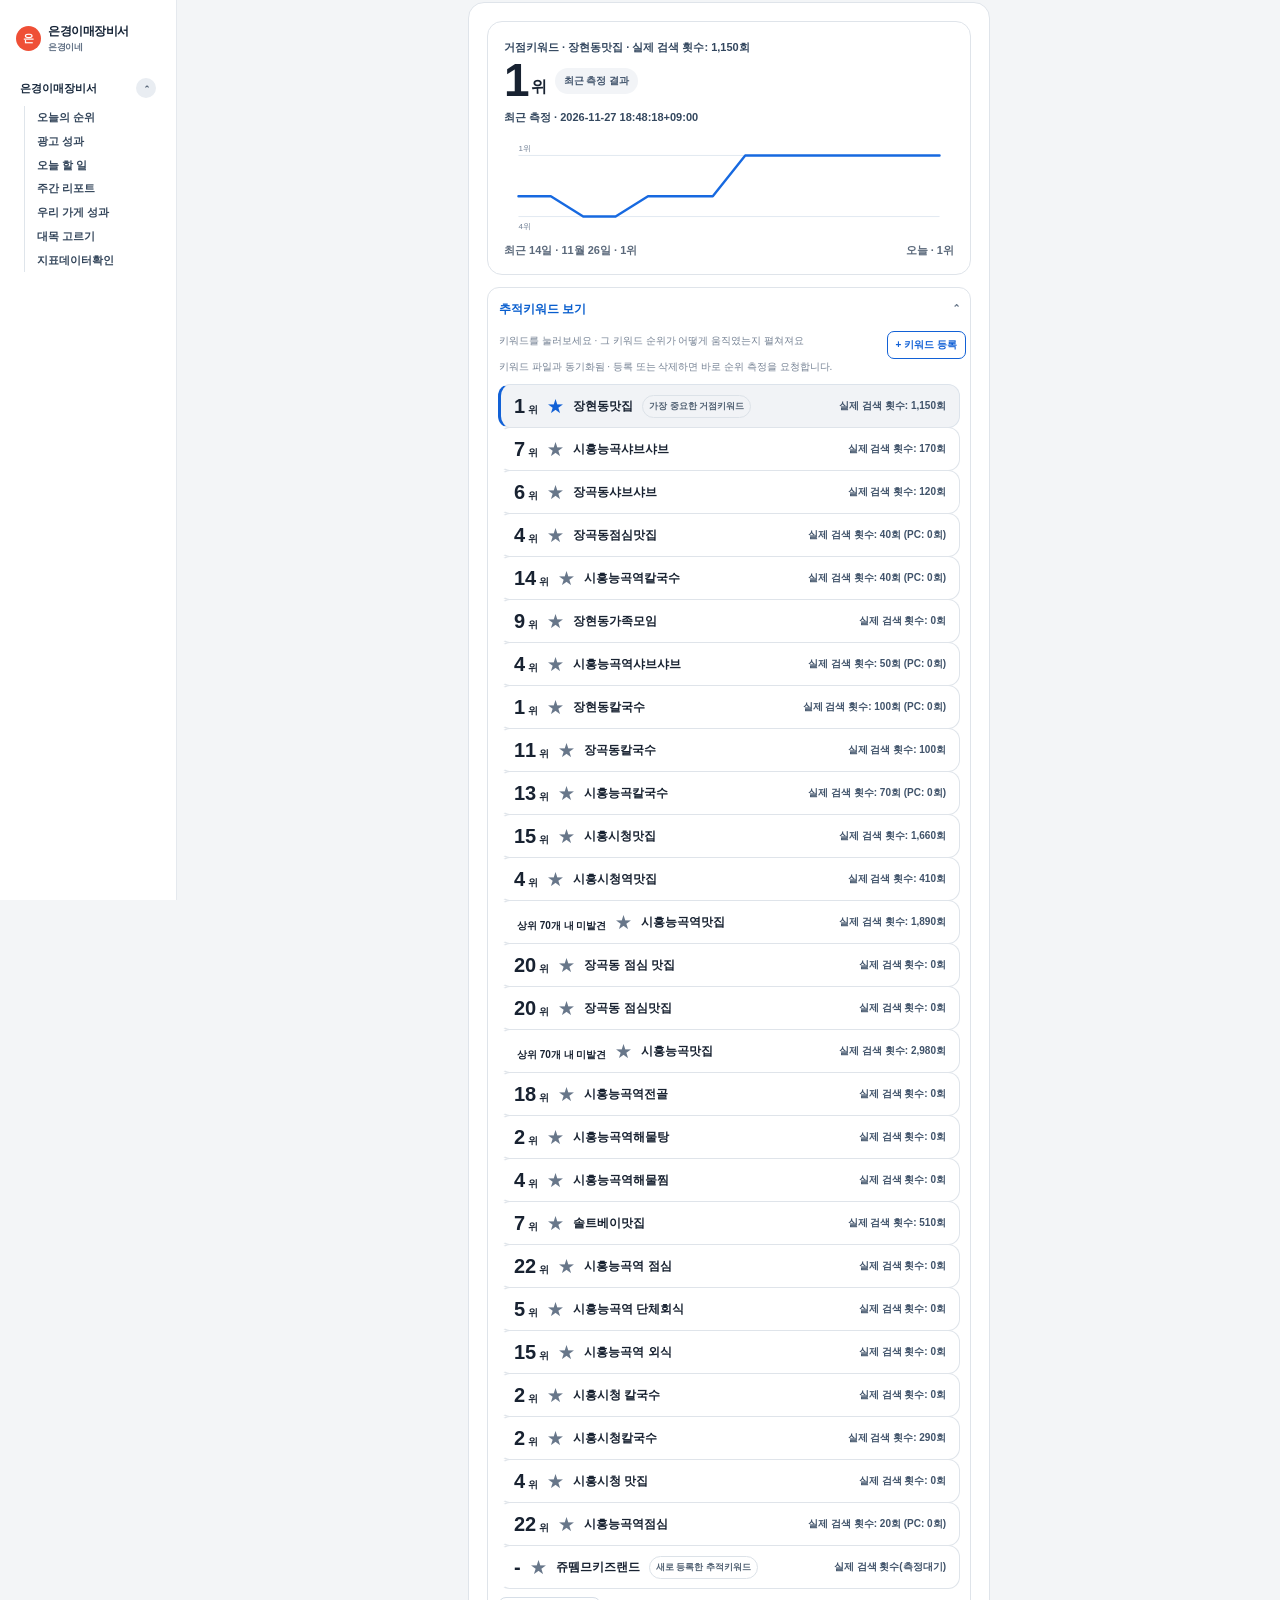
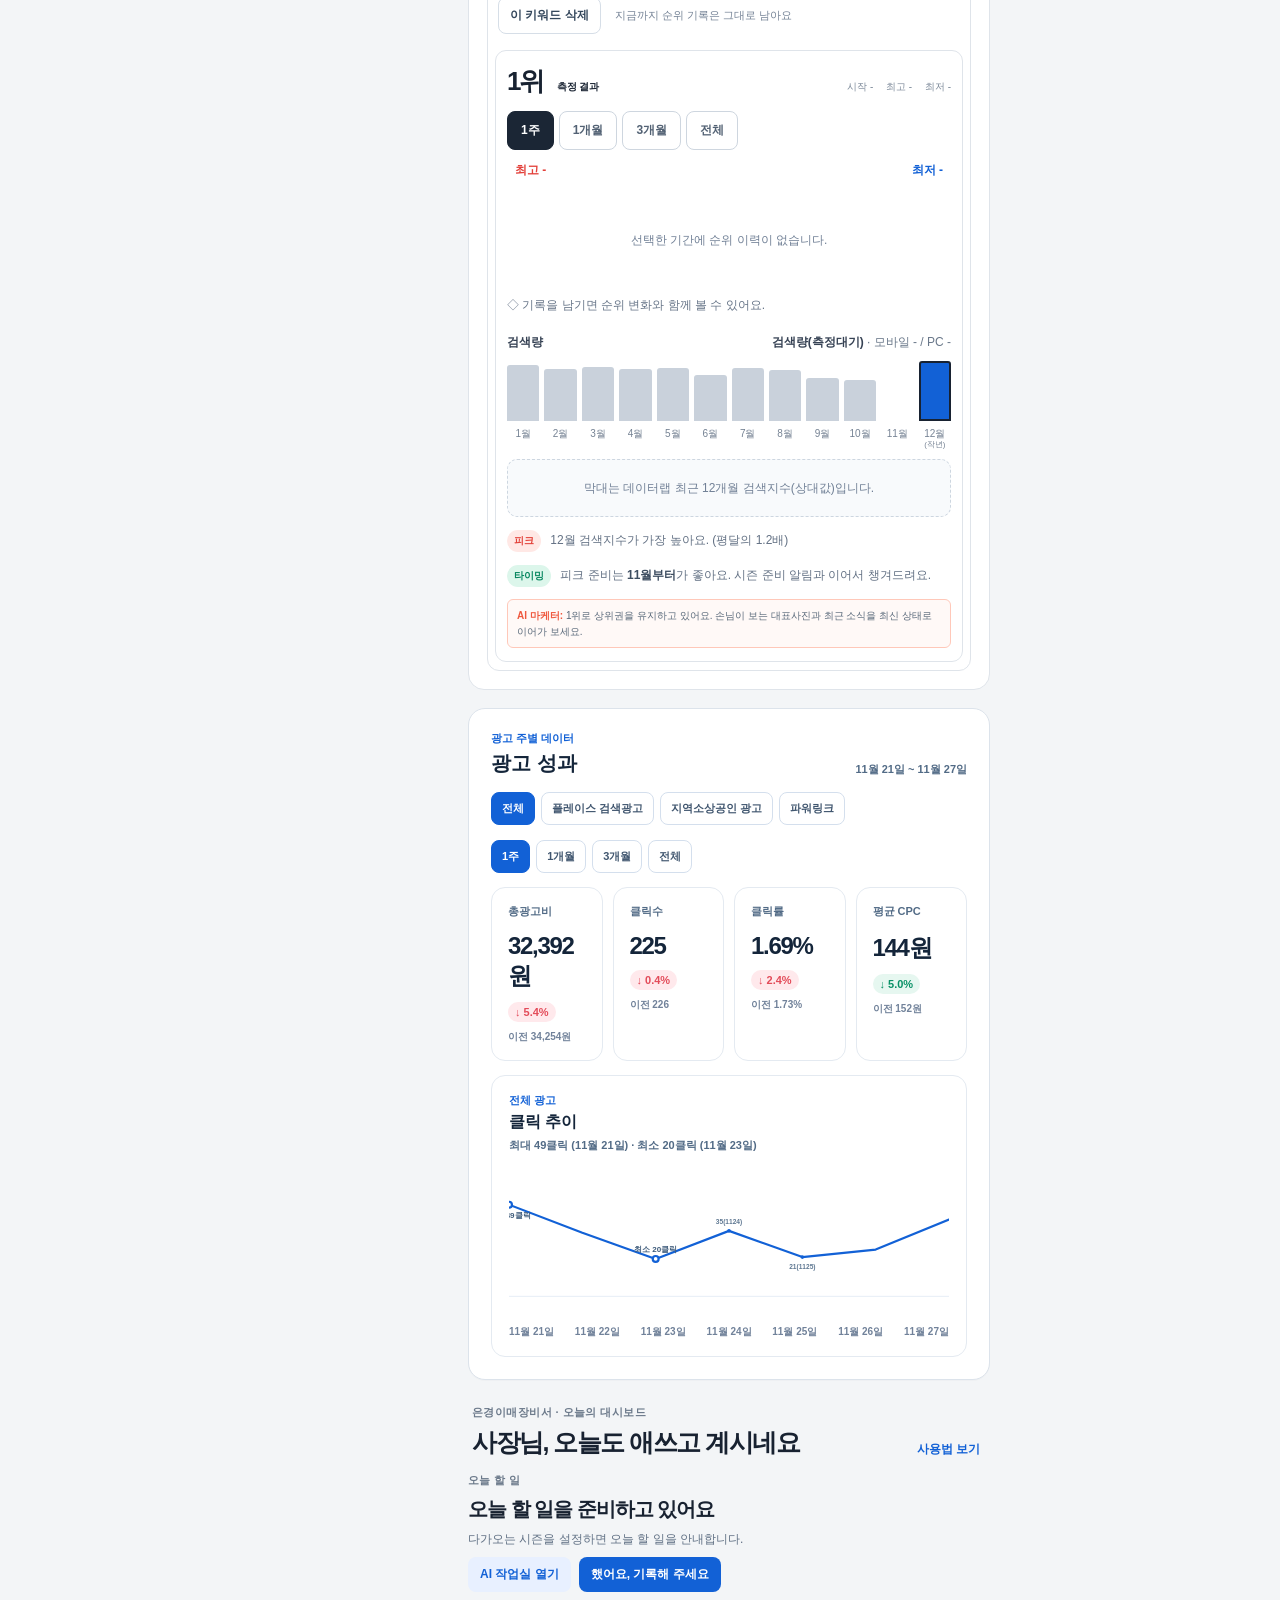
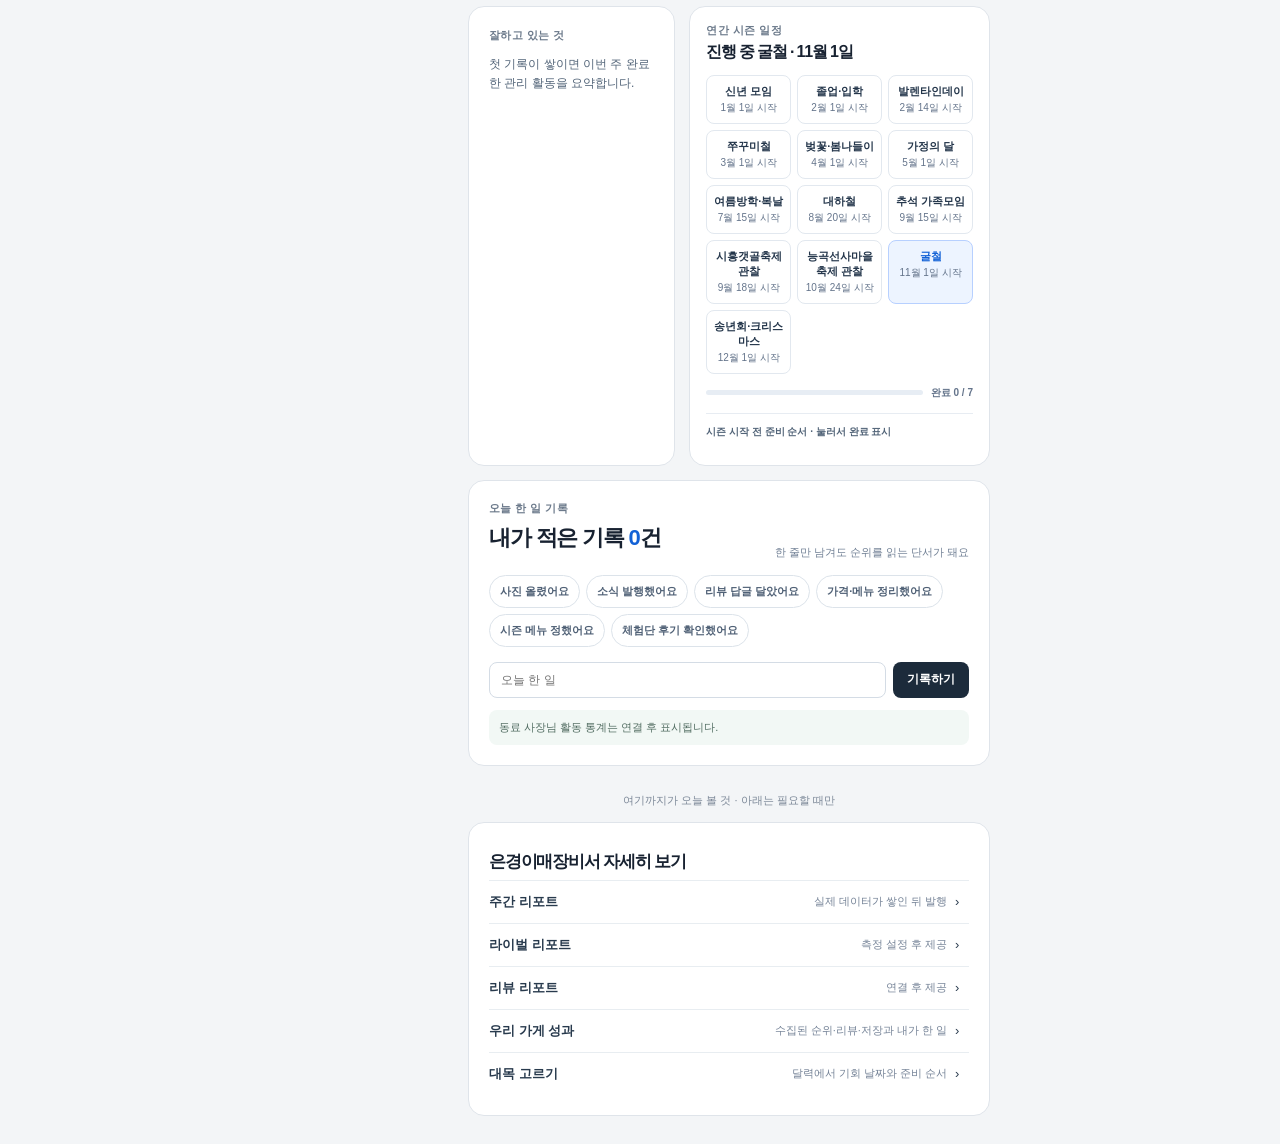
<file: index.html>
<!doctype html>
<html lang="ko">
<head>
  <meta charset="utf-8">
  <meta name="viewport" content="width=device-width, initial-scale=1">
  <meta name="description" content="택이네조개전골 장현점 바다를품다 순위 트래커">
  <title>택이네조개전골 장현점 · 순위 트래커</title>
  <link rel="stylesheet" href="tracker.css">
  <link rel="stylesheet" href="dashboard.css">
  <link rel="stylesheet" href="weekly-report.css?v=20261025-weekly-report">
  <link rel="stylesheet" href="weekly-release.css?v=20261025-weekly-release">
  <link rel="stylesheet" href="weekly-current-report.css?v=20261025-weekly-current-report">
  <link rel="stylesheet" href="weekly-ad-report.css?v=20261108-weekly-ad-report">
  <link rel="stylesheet" href="weekly-ad-report-card.css?v=20261108-card">
  <link rel="stylesheet" href="season-planner.css?v=20261025-season-planner">
  <link rel="stylesheet" href="season-date-selection.css?v=20261025-season-date-selection">
  <link rel="stylesheet" href="season-editor.css?v=20261122">
  <link rel="stylesheet" href="season-editor-guide.css?v=20261122">
  <link rel="stylesheet" href="volume-trend.css?v=20261025-volume-trend">
  <link rel="stylesheet" href="pending.css">
  <link rel="stylesheet" href="reference-ui.css?v=20261026-reference-ui">
  <style>
    .keyword-row {
      min-height: 44px;
      margin: -1px 10px 0;
      padding: 8px 13px;
      border: 1px solid var(--line);
      border-left: 3px solid transparent;
      border-radius: 12px;
      background: #fff;
    }
    .keyword-row:first-child { margin-top: 0; }
    .keyword-row.selected {
      border-color: #dce3eb;
      border-left-color: var(--blue);
      background: #f1f3f6;
    }
    .keyword-rank { font-size: 20px; }
    .keyword-rank small { margin-left: 3px; }
    .star { color: #68778a; font-size: 17px; }
    .star.selected { color: var(--blue); }
    .bars i.volume-bar--pending { height: 0 !important; background: transparent; }
    .bars i.volume-bar--measured { background: #c9d1db; }
    .bars i.volume-bar--peak { background: var(--blue); }
    .bars i.volume-bar--current { border: 2px solid var(--ink); }
    .months small { display: block; font-size: 8px; line-height: 1; }
    .mission-card {
      margin-top: 14px;
      padding: 0;
      border: 0;
      border-radius: 0;
      background: transparent;
    }
    .mission-card h2 { margin: 8px 0 7px; font-size: 20px; letter-spacing: -1px; }
    .mission-card > p:not(.section-label) { font-size: 12px; line-height: 1.55; }
    .mission-card details {
      margin-top: 14px;
      padding: 12px 0;
      border-top: 1px solid #e5eaf0;
      border-bottom: 1px solid #e5eaf0;
    }
    .mission-card summary { color: #42546a; }
    .evidence { margin: 10px 0 0; font-size: 11px; }
    .mission-actions { margin-top: 8px; }
    .mission-actions a, .mission-actions button { padding: 9px 12px; border-radius: 8px; }
    .mission-actions .ai-work-button { border: 0; background: #e8f0ff; color: var(--blue); }
    .mission-actions button.done { background: #009d6c; }
    .feedback { margin-top: 14px; }
    #ai-work-dialog { width: min(460px, calc(100% - 32px)); }
    #ai-work-dialog label { display: block; margin: 14px 0 6px; color: #4d6075; font-size: 12px; font-weight: 800; }
    #ai-work-input, #ai-work-draft { width: 100%; padding: 10px; border: 1px solid #d7e0e8; border-radius: 8px; font: inherit; font-size: 13px; }
    #ai-work-draft { min-height: 150px; margin-top: 12px; resize: vertical; line-height: 1.65; }
    .ai-work-actions { display: flex; gap: 8px; margin-top: 10px; }
    .ai-work-actions button { padding: 10px 12px; border: 0; border-radius: 8px; background: var(--blue); color: #fff; font-size: 12px; font-weight: 800; cursor: pointer; }
    .ai-work-actions button:last-child { background: #edf2f7; color: #42546a; }
    #ai-work-status { min-height: 18px; margin: 10px 0 0; color: #66778b; font-size: 11px; }
    .season-card { padding: 16px; }
    .season-card h2 { margin: 4px 0 12px; font-size: 16px; }
    .season-calendar-list { display: grid; grid-template-columns: repeat(3, 1fr); gap: 6px; margin: 0; padding: 0; list-style: none; }
    .season-calendar-list li { padding: 8px 5px; border: 1px solid #e2e8ef; border-radius: 8px; color: #64748b; text-align: center; font-size: 10px; }
    .season-calendar-list b, .season-calendar-list span { display: block; }
    .season-calendar-list b { margin-bottom: 2px; color: #24364b; font-size: 11px; }
    .season-calendar-list li.current { border-color: #b7d0ff; background: #edf4ff; }
    .season-calendar-list li.current b { color: var(--blue); }
    .season-progress-row { display: flex; align-items: center; gap: 8px; margin-top: 12px; color: #64748b; font-size: 10px; }
    .season-progress-track { flex: 1; height: 5px; overflow: hidden; border-radius: 99px; background: #e7edf4; }
    .season-progress-track i { display: block; width: 0; height: 100%; border-radius: inherit; background: var(--blue); transition: width .2s; }
    .season-stage-guide { margin-top: 13px; padding-top: 11px; border-top: 1px solid #e7ecf2; }
    .season-stage-guide > p { margin: 0 0 7px; color: #526478; font-size: 10px; font-weight: 800; }
    .season-stage-list { display: grid; grid-template-columns: repeat(2, minmax(0, 1fr)); gap: 5px 10px; margin: 0; padding: 0; list-style: none; }
    .season-stage-list li { min-width: 0; }
    .season-stage-list li:last-child { grid-column: 1 / -1; }
    .season-stage-item { display: flex; width: 100%; gap: 5px; padding: 0; border: 0; background: transparent; color: #526478; text-align: left; font: inherit; font-size: 10px; line-height: 1.35; cursor: pointer; }
    .season-stage-item time { color: var(--blue); white-space: nowrap; font-weight: 800; }
    .season-stage-item span { min-width: 0; }
    .season-stage-item em { display: block; color: #8a98a8; font-style: normal; font-size: 9px; }
    .season-stage-item.current span { color: var(--blue); font-weight: 800; }
    .season-stage-item.done { color: #8a98a8; text-decoration: line-through; }
    .season-stage-item.done time { color: #6a9f91; }
  </style>
</head>
<body>
  <main class="tracker-page">
    <section class="rank-keyword-shell">
    <section class="rank-card" aria-labelledby="main-keyword">
      <p class="eyebrow" id="main-keyword">거점키워드 · 장현동맛집 · 검색량(측정대기)</p>
      <div class="rank-title"><strong>-</strong><span>위</span><em>순위(측정대기)</em></div>
      <p class="rank-time">GitHub Actions에서 첫 순위를 측정합니다</p>
      <div class="chart-pending" id="rank-chart-pending">첫 순위 측정 후 최근 14일 추이가 표시됩니다.</div>
      <div class="date-row"><span>최근 14일 · 순위추이(측정대기)</span><span>오늘 · -</span></div>
    </section>
    <details class="keyword-fold" open>
      <summary>추적키워드 보기 <span>⌃</span></summary>
      <div class="keyword-tools"><p class="fold-help">키워드를 눌러보세요 · 그 키워드 순위가 어떻게 움직였는지 펼쳐져요</p><button type="button" id="keyword-add-open">+ 키워드 등록</button></div>
      <p class="fold-help" id="keyword-sync-status" aria-live="polite">키워드 설정을 불러오는 중이에요.</p>
      <div id="keyword-list"></div>
      <div class="keyword-delete-line"><button type="button" id="keyword-delete">이 키워드 삭제</button><span>지금까지 순위 기록은 그대로 남아요</span></div>
      <section class="keyword-panel" aria-label="장현동맛집 순위 상세">
        <div class="panel-heading"><strong>순위(측정대기) <small>첫 수집 후 표시</small></strong><p>시작 -　 최고 -　 최저 -</p></div>
        <div class="range-tabs" role="tablist" aria-label="순위 기간"><button class="active" data-period="1주" role="tab" aria-selected="true">1주</button><button data-period="1개월" role="tab">1개월</button><button data-period="3개월" role="tab">3개월</button><button data-period="전체" role="tab">전체</button></div>
        <div class="chart-notes"><b id="peak-note">최고 -</b><span id="low-note">최저 -</span></div>
        <div class="chart-pending detail-pending" id="detail-chart-pending">첫 순위 측정 후 기간별 추이가 표시됩니다.</div>
        <p class="record-note">◇ 기록을 남기면 순위 변화와 함께 볼 수 있어요.</p>
        <section class="search-volume"><div class="volume-head"><b>검색량</b><span><strong>검색량(측정대기)</strong> · 모바일 - / PC -</span></div><div class="bars" id="volume-bars" aria-label="최근 12개월 검색지수 추이"></div><div class="months" id="volume-months" aria-hidden="true"></div><div class="volume-pending">막대는 최근 12개월 검색지수(상대값)입니다.</div></section>
        <p class="insight" id="volume-peak"><b>피크</b> 월별 검색지수 수집 후 표시됩니다.</p><p class="insight" id="volume-timing"><b class="mint">타이밍</b> 시즌 타이밍은 수집된 검색지수를 기준으로 안내합니다.</p><p class="ai-note"><b>AI 마케터:</b> 검색량과 순위 이력을 수집하는 중이에요. 결과가 쌓이면 실제 변화에 맞춰 안내합니다.</p>
      </section>
    </details>
    </section>

    <section class="weekly-ad-report" id="ad-performance" aria-labelledby="weekly-ad-title"><div class="weekly-ad-heading"><div><p>광고 주별 데이터</p><h2 id="weekly-ad-title">광고 성과</h2></div><span id="weekly-ad-range">기간을 불러오는 중</span></div><div class="weekly-ad-types" role="group" aria-label="광고 유형"><button type="button" class="selected" data-weekly-ad-type="전체">전체</button><button type="button" data-weekly-ad-type="플레이스 검색광고">플레이스 검색광고</button><button type="button" data-weekly-ad-type="지역소상공인 광고">지역소상공인 광고</button><button type="button" data-weekly-ad-type="파워링크">파워링크</button></div><div class="weekly-ad-periods" role="group" aria-label="조회 기간"><button type="button" class="selected" data-weekly-ad-period="7">1주</button><button type="button" data-weekly-ad-period="30">1개월</button><button type="button" data-weekly-ad-period="90">3개월</button><button type="button" data-weekly-ad-period="all">전체</button></div><div class="weekly-ad-metrics" id="weekly-ad-metrics"></div><article class="weekly-place-trend"><div><p id="weekly-ad-trend-name">전체 광고</p><h3>클릭 추이</h3><small id="weekly-place-trend-stats">최대 -클릭 · 최소 -클릭</small></div><svg id="weekly-place-trend-chart" viewBox="0 0 600 160" role="img" aria-label="선택한 광고 클릭 추이"></svg><div id="weekly-place-trend-labels" class="weekly-place-trend-labels"></div></article></section>

    <section class="today-title"><div><p>은경이매장비서 · 오늘의 대시보드</p><h1>사장님, 오늘도 애쓰고 계시네요</h1></div><button type="button" class="text-button" id="guide-open">사용법 보기</button></section>

    <section class="mission-card" id="mission">
      <p class="section-label">오늘 할 일</p><h2 id="mission-title">오늘 할 일을 준비하고 있어요</h2><p id="mission-summary">시즌 정보를 확인하는 중입니다.</p>
      <details id="mission-evidence-details" open><summary>근거 보기 <span>자세히</span></summary><div class="evidence" id="mission-evidence"></div></details>
      <div class="mission-actions"><button type="button" class="ai-work-button" id="ai-work-open">AI 작업실 열기</button><button type="button" id="mission-done" disabled>했어요, 기록해 주세요</button></div>
    </section>

    <section class="summary-grid">
      <article class="doing-well"><p class="section-label">잘하고 있는 것</p><p>첫 기록이 쌓이면 이번 주 완료한 관리 활동을 요약합니다.</p></article>
      <article class="season-card" id="season-guide"><p class="section-label">연간 시즌 일정</p><h2 id="season-guide-title">다가오는 시즌을 확인하고 있어요</h2><ul class="season-calendar-list" id="season-calendar-list" aria-label="연간 제철 일정"></ul><div class="season-progress-row"><div class="season-progress-track" role="progressbar" aria-label="시즌 준비 완료" aria-valuemin="0" aria-valuemax="7" aria-valuenow="0"><i id="season-progress"></i></div><b id="season-count">완료 0 / 7</b></div><div class="season-stage-guide"><p>시즌 시작 전 준비 순서 · 눌러서 완료 표시</p><ol class="season-stage-list" id="season-stage-list"></ol></div></article>
    </section>

    <section class="quick-log" id="quick-log"><div class="quick-log__head"><div><p class="section-label">오늘 한 일 기록</p><h2>내가 적은 기록 <b id="log-count">0</b>건</h2></div><p>한 줄만 남겨도 순위를 읽는 단서가 돼요</p></div><div class="log-chips" role="group" aria-label="빠른 기록"><button type="button">사진 올렸어요</button><button type="button">소식 발행했어요</button><button type="button">리뷰 답글 달았어요</button><button type="button">가격·메뉴 정리했어요</button><button type="button">시즌 메뉴 정했어요</button><button type="button">체험단 후기 확인했어요</button></div><div class="log-entry"><input id="log-input" type="text" placeholder="오늘 한 일"><button type="button" id="log-submit">기록하기</button></div><ul id="log-list"></ul><p class="community-note">동료 사장님 활동 통계는 연결 후 표시됩니다.</p></section>

    <section class="performance-page" id="performance" aria-labelledby="performance-title">
      <a class="performance-back" href="#main-keyword">‹ 은경이매장비서</a>
      <div class="performance-heading"><div><h1 id="performance-title">우리 가게 성과</h1><p id="performance-range-copy">최근 30일</p></div><label>기간 <select id="performance-period" aria-label="성과 조회 기간"><option value="recent30" selected>최근 30일</option><option value="previous-month">지난달</option><option value="current-month">이번 달</option></select></label></div>
      <div class="performance-summary"><article><b>평균 순위</b><strong id="performance-average">-</strong></article><article><b>새 리뷰</b><strong id="performance-reviews">집계 대기</strong><em id="performance-review-note"></em></article></div>
      <section class="performance-card performance-rank-card"><div class="performance-card-heading"><div><h2>순위와 내가 한 일</h2><p id="performance-keyword-copy">순위 이력을 불러오는 중이에요.</p></div><a href="#main-keyword">키워드별 ›</a></div><div class="performance-rank-chart" id="performance-rank-chart" aria-live="polite"></div><p class="performance-chart-note" id="performance-chart-note">순위와 기록이 쌓이면 함께 표시됩니다.</p></section>
      <section class="performance-card performance-activity-card"><h2><span id="performance-activity-period">최근 30일</span> 한 일</h2><p>「오늘 기록」, 「했어요」, AI 작업실에서 한 일을 모았어요</p><ol id="performance-activity-list"></ol><button type="button" id="performance-activity-toggle" hidden></button></section>
    </section>

    <section class="weekly-report-page" id="weekly" aria-labelledby="weekly-report-title">
      <a class="weekly-report-back" href="#main-keyword">‹ 은경이매장비서</a>
      <h1 id="weekly-report-title">리포트</h1>
      <nav class="report-tabs" aria-label="리포트 종류"><button type="button" class="selected" aria-current="page">주간 리포트</button><button type="button" disabled>라이벌 리포트</button><button type="button" disabled>리뷰 리포트</button><button type="button" disabled>광고 리포트</button></nav>
      <p class="weekly-report-intro">이번 주 가게 흐름을 실제 기록으로 정리했어요</p>
      <article class="weekly-release-card" id="weekly-release-card"><b>이번 주 리포트</b><span id="weekly-release-date">발행일을 계산 중이에요</span></article>
      <button type="button" class="weekly-previous-link" id="weekly-previous-link" hidden><b id="weekly-previous-title">지난 리포트</b><span>이번 주 리포트 보기 ›</span></button>
      <div id="weekly-report-detail" hidden><article class="weekly-summary-card"><p class="weekly-report-meta"><span id="weekly-place-name">은경이네</span><b id="weekly-range">기간을 불러오는 중</b></p><h2 id="weekly-headline">지난주 데이터를 정리하고 있어요</h2><div class="weekly-review-metric"><strong id="weekly-review-change">-</strong><span id="weekly-review-detail">리뷰 수집 자료를 불러오는 중이에요</span></div><div class="weekly-bars"><p><span>지난주</span><b id="weekly-current-count">-</b></p><i><em id="weekly-current-bar"></em></i><p><span>지난 2주 평균</span><b id="weekly-average-count">-</b></p><i class="outline"><em id="weekly-average-bar"></em></i></div><p id="weekly-comparison-copy" class="weekly-comparison-copy"></p></article>
      <article class="weekly-task-card"><p><i>✎</i><b>이번 주 할 일</b></p><h2 id="weekly-task-title">이번 주 데이터를 확인해 주세요.</h2><div class="weekly-task-compare"><span>지난주 <b id="weekly-task-previous">-</b></span><span>지난 2주 평균 <b id="weekly-task-average">-</b></span></div><p id="weekly-task-note"></p><details><summary>근거 보기</summary><p id="weekly-task-evidence"></p></details></article>
      <section class="weekly-detail-card"><div><strong id="weekly-detail-reviews">-</strong><span>새 리뷰</span></div><div><strong id="weekly-detail-reservations">-</strong><span>예약 신청 · 완료</span></div></section></div>
      <section class="weekly-history-card"><h2>지난 리포트</h2><div id="weekly-history-list"></div></section>
    </section>

    <section class="season-planner-page" id="season" aria-labelledby="season-planner-title">
      <a class="season-planner-back" href="#main-keyword">‹ 주간 리포트</a>
      <div class="season-planner-heading"><div><p>🍂</p><h1 id="season-planner-title">대목 고르기</h1><span id="season-planner-subtitle">시즌 정보를 불러오는 중이에요</span></div><select id="season-month" aria-label="대목 달 선택"></select></div>
      <div class="season-planner-stats"><article><b>이번 달 기회</b><strong id="season-opportunity-count">-</strong></article><article><b>준비 끝</b><strong id="season-complete-count">-</strong></article><article><b>지금 할 일</b><strong id="season-now-count">-</strong></article></div>
      <section class="season-calendar-card"><h2 id="season-calendar-title">-</h2><p class="season-calendar-legend">□ 수요 오름　□ 준비　□ 글　□ 동네</p><div class="season-weekdays"><span>월</span><span>화</span><span>수</span><span>목</span><span>금</span><span>토</span><span>일</span></div><div class="season-month-grid" id="season-month-grid"></div><p>날짜를 누르면 그날 할 일이 아래에 펼쳐져요 · 시즌 기회는 설정된 일정 기준이에요</p></section>
      <section class="season-focus-card" id="season-focus-card"><p id="season-focus-badge">준비 일정</p><h2 id="season-focus-title">시즌을 고르는 중이에요</h2><p id="season-focus-copy"></p><ol id="season-focus-stages"></ol><button type="button" id="season-focus-action" hidden></button></section>
      <section class="season-other-card"><h2>우리 동네 이런 기회도</h2><div id="season-other-list"></div></section>
      <section class="season-settings-card"><div><h2>내 시즌 설정</h2><span><button type="button" id="season-add-open">추가</button><button type="button" id="season-edit-open">수정 ›</button></span></div><dl><dt>업종</dt><dd id="season-setting-industry">-</dd><dt>시즌</dt><dd id="season-setting-seasons">-</dd><dt>내 플레이스</dt><dd id="season-place-data">이번 달 데이터를 불러오는 중이에요</dd></dl></section>
    </section>

    <p class="more-label">여기까지가 오늘 볼 것 · 아래는 필요할 때만</p><section class="more-links" id="reports"><h2>은경이매장비서 자세히 보기</h2><a href="#weekly"><b>주간 리포트</b><span>실제 데이터가 쌓인 뒤 발행</span>›</a><a href="#rival"><b>라이벌 리포트</b><span>측정 설정 후 제공</span>›</a><a href="#review"><b>리뷰 리포트</b><span>연결 후 제공</span>›</a><a href="#performance"><b>우리 가게 성과</b><span>수집된 순위·리뷰·저장과 내가 한 일</span>›</a><a href="#season"><b>대목 고르기</b><span>달력에서 기회 날짜와 준비 순서</span>›</a></section>
  </main>
  <aside class="side-nav"><div class="side-nav-brand"><span aria-hidden="true">은</span><strong>은경이매장비서<br><small>은경이네</small></strong></div><button class="side-nav-group" type="button" aria-expanded="true" aria-controls="side-nav-menu">은경이매장비서 <span aria-hidden="true">⌃</span></button><nav class="side-nav-menu" id="side-nav-menu" aria-label="은경이매장비서 메뉴"><a href="#main-keyword">오늘의 순위</a><a href="#ad-performance">광고 성과</a><a href="#mission">오늘 할 일</a><a href="#weekly">주간 리포트</a><a href="#performance">우리 가게 성과</a><a href="#season">대목 고르기</a><a href="legacy-dashboard/">지표데이터확인</a></nav></aside>
  <dialog id="guide-dialog"><button class="dialog-close" aria-label="닫기">×</button><p class="section-label">사용 방법</p><h2>측정 결과를 확인해 보세요.</h2><ol><li>오늘 순위를 확인해요.</li><li>오늘 할 일 하나를 해요.</li><li>한 줄로 기록을 남겨요.</li></ol></dialog>
  <dialog id="ai-work-dialog"><button class="dialog-close" aria-label="닫기">×</button><p class="section-label">AI 작업실</p><h2 id="ai-work-title">AI 초안 만들기</h2><p class="dialog-copy" id="ai-work-copy-description">매장 상황을 적으면 바로 쓸 수 있는 초안을 만듭니다.</p><label id="ai-work-label" for="ai-work-input">요청 내용</label><input id="ai-work-input" maxlength="500" autocomplete="off"><div class="ai-work-actions"><button type="button" id="ai-work-generate">AI로 만들기</button><button type="button" id="ai-work-copy" disabled>복사하기</button></div><textarea id="ai-work-draft" readonly aria-label="AI 생성 초안" placeholder="AI 초안을 만들면 여기에 표시됩니다."></textarea><p id="ai-work-status" aria-live="polite"></p></dialog>
  <dialog id="keyword-dialog"><button class="dialog-close" aria-label="닫기">×</button><p class="section-label">추적키워드 등록</p><h2>매일 확인할 키워드를 적어주세요.</h2><p class="dialog-copy">등록하면 다음 순위 측정부터 기록됩니다.</p><form id="keyword-form"><label for="keyword-input">키워드</label><input id="keyword-input" maxlength="40" autocomplete="off" placeholder="예: 장현동 맛집" required><button type="submit">등록하기</button></form></dialog>
  <dialog id="season-add-dialog"><button class="dialog-close" aria-label="닫기">×</button><p class="section-label">대목 일정 추가</p><h2>직접 일정 등록</h2><form id="season-add-form"><label>이름 <input name="name" maxlength="30" required placeholder="예: 장현동 봄 축제"></label><label>시작 월·일 <input name="month" type="number" min="1" max="12" required> <input name="day" type="number" min="1" max="31" required></label><label>준비 시작(며칠 전) <input name="prepare" type="number" min="0" max="90" value="21" required></label><p class="season-prep-guide"><b>준비 시작 가이드</b><span>7일 전 · 재고·공지 확인</span><span>21일 전 · 사진·홍보 준비</span><span>45일 전 · 축제·제철 사전 홍보</span></p><button type="submit">일정 추가</button></form></dialog>
  <dialog id="season-edit-dialog"><button class="dialog-close" aria-label="닫기">×</button><p class="section-label">대목 일정 수정</p><h2>기본·직접 등록 일정</h2><form id="season-edit-form"><label>일정 <select name="key" id="season-edit-select"></select></label><label>이름 <input name="name" required></label><label>시작 월·일 <input name="month" type="number" min="1" max="12" required> <input name="day" type="number" min="1" max="31" required></label><label>준비 시작(며칠 전) <input name="prepare" type="number" min="0" max="90" required></label><p class="season-prep-guide" id="season-edit-guide"><b>기존 가이드를 불러오는 중</b></p><button type="submit">수정 저장</button></form></dialog>
  <script type="module" src="tracker.js?v=20261025-season-date-selection"></script>
</body>
</html>
</file>
<file: tracker.css>
:root{--blue:#1261d6;--ink:#182231;--muted:#667487;--line:#dfe4ea;--paper:#fff;--wash:#f2f4f7}*{box-sizing:border-box}body{margin:0;background:#fff;color:var(--ink);font-family:Arial,"Noto Sans KR","Apple SD Gothic Neo",sans-serif;-webkit-font-smoothing:antialiased}.tracker-page{width:min(650px,100%);margin:0 auto;padding:2px 10px 28px}.rank-card{margin:0 0 15px;padding:24px 24px 22px;border:1px solid var(--line);border-radius:21px;background:var(--paper)}.eyebrow{margin:0;color:#33475f;font-size:13px;font-weight:800}.rank-title{display:flex;align-items:center;gap:7px;margin-top:7px}.rank-title strong{font-size:56px;line-height:.9;letter-spacing:-5px}.rank-title span{padding-top:17px;font-size:21px;font-weight:900}.rank-title em{margin-left:5px;padding:8px 13px;border-radius:999px;background:#f2f4f7;color:#40536b;font-size:13px;font-style:normal;font-weight:800}.rank-time{margin:12px 0 0;color:#34485f;font-size:14px;font-weight:800}.sparkline{display:block;width:100%;height:auto;margin:0 0 8px;overflow:visible}.grid{fill:none;stroke:#e2e6ea;stroke-width:1}.sparkline polyline{fill:none;stroke:var(--blue);stroke-width:5;stroke-linecap:round;stroke-linejoin:round}.sparkline circle{fill:var(--blue)}.date-row{display:flex;justify-content:space-between;color:#5b697b;font-size:12px;font-weight:700}.keyword-fold{border:1px solid var(--line);border-radius:16px;background:#fff;overflow:hidden}.keyword-fold summary{display:flex;justify-content:space-between;padding:17px 15px;color:#075dce;cursor:pointer;font-size:15px;font-weight:900;list-style:none}.keyword-fold summary::-webkit-details-marker{display:none}.keyword-fold summary span{color:#68778a}.fold-help{margin:1px 15px 14px;color:#748193;font-size:12px}.keyword-row{width:calc(100% - 20px);min-height:56px;display:flex;align-items:center;gap:9px;margin:0 10px;padding:10px 13px;border:0;border-left:3px solid var(--blue);border-radius:11px;background:#f0f2f5;color:var(--ink);text-align:left;cursor:pointer}.keyword-rank{font-size:24px}.keyword-rank small{font-size:12px}.star{color:var(--blue);font-size:19px}.keyword-row>strong{font-size:14px}.keyword-row em{padding:5px 8px;border:1px solid #dce2e8;border-radius:999px;color:#536374;font-size:10px;font-style:normal;font-weight:800}.volume{margin-left:auto;color:#40536a;font-size:12px;font-weight:800;white-space:nowrap}.keyword-row i{color:#718094;font-style:normal}.keyword-panel{margin:3px 10px 10px;padding:17px 16px;border:1px solid var(--line);border-radius:15px}.panel-heading{display:flex;align-items:baseline;justify-content:space-between;gap:10px}.panel-heading>strong{font-size:32px;letter-spacing:-2px}.panel-heading small{margin-left:8px;font-size:13px;letter-spacing:0}.panel-heading p{margin:0;color:#7c8999;font-size:12px;white-space:nowrap}.panel-heading p b{color:#344154}.range-tabs{display:flex;gap:5px;margin:12px 0}.range-tabs button{padding:10px 13px;border:1px solid #ced6df;border-radius:8px;background:#fff;color:#536274;font-size:12px;font-weight:800;cursor:pointer}.range-tabs button.active{border-color:#1b2635;background:#1b2635;color:#fff}.chart-notes{display:flex;justify-content:space-between;padding:0 8px;color:#e3403a;font-size:12px}.chart-notes span{color:var(--blue);font-weight:800}.detail-chart{display:block;width:100%;height:164px;margin:4px 0 2px;overflow:visible}.chart-area{fill:url(#area-fill)}.chart-line{fill:none;stroke:var(--blue);stroke-width:3;stroke-linecap:round;stroke-linejoin:round}.peak{fill:#e3403a}.low{fill:#fff;stroke:#008779;stroke-width:2}.detail-chart text{fill:#8491a0;font-size:10px}.record-note{margin:0;color:#687689;font-size:12px}.search-volume{margin-top:20px}.volume-head{display:flex;justify-content:space-between;color:#697789;font-size:12px}.volume-head b,.volume-head strong{color:#364254}.bars{height:60px;display:grid;grid-template-columns:repeat(12,1fr);gap:5px;align-items:end;margin-top:10px}.bars i{height:82%;border-radius:3px 3px 0 0;background:#d9dfe6}.bars i:nth-child(2),.bars i:nth-child(8){height:97%}.bars i:nth-child(6){height:75%}.bars i:nth-child(9){height:72%}.bars .outlined{height:100%;border:2px solid #1c2837;background:#e8ebee}.bars .now{height:100%;background:var(--blue)}.months{display:grid;grid-template-columns:repeat(12,1fr);gap:5px;margin-top:6px;color:#758293;font-size:10px;text-align:center}.months b{color:#e0413b}.insight{margin:13px 0 0;color:#637184;font-size:12px}.insight>b{display:inline-block;margin-right:6px;padding:4px 7px;border-radius:999px;background:#ffe8e5;color:#e3423a;font-size:10px}.insight>b.mint{background:#dcf6eb;color:#07865f}.insight strong{color:#3e4e61}.ai-note{margin:15px 0 0;padding:13px 14px;border:1px solid #ffcfbf;border-radius:10px;background:#fff9f6;color:#596879;font-size:12px;line-height:1.65}.ai-note b{color:#ef5436}@media(max-width:500px){.tracker-page{padding-inline:8px}.rank-card{padding:20px 18px}.rank-title strong{font-size:51px}.rank-title em{font-size:11px}.keyword-row em{display:none}.panel-heading{display:block}.panel-heading p{margin-top:7px;white-space:normal}.keyword-panel{padding:14px 12px}.range-tabs button{padding:9px 10px}.volume{font-size:11px}.chart-notes{font-size:10px}}
</file>
<file: dashboard.css>
.demo-banner,.report-strip{display:flex;align-items:center;gap:8px;margin:14px 0;padding:11px 13px;border:1px solid #cbdcf5;border-radius:10px;background:#f4f8ff;color:#3e5d83;font-size:12px;line-height:1.45}.demo-banner a,.report-strip a{color:#1261d6;font-weight:800;text-decoration:none}.demo-banner .icon-button,.report-strip button{margin-left:auto;border:0;background:transparent;color:#6b7a8b;font-size:18px;cursor:pointer}.today-title{display:flex;align-items:end;justify-content:space-between;margin:25px 4px 12px}.today-title p,.section-label{margin:0;color:#6c7a8b;font-size:11px;font-weight:900;letter-spacing:.04em}.today-title h1{margin:6px 0 0;font-size:25px;letter-spacing:-1.5px}.text-button{border:0;background:transparent;color:#1261d6;font-size:12px;font-weight:800;cursor:pointer}.report-strip{background:#fff9e9;border-color:#f0dca3}.report-strip a{color:#705724}.report-strip a b{display:block;font-size:10px}.mission-card,.doing-well,.season-card,.quick-log,.more-links{margin-top:14px;padding:20px;border:1px solid var(--line);border-radius:16px;background:#fff}.mission-card h2,.season-card h2,.quick-log h2,.more-links h2{margin:7px 0;font-size:22px;letter-spacing:-1.2px}.mission-card>p:not(.section-label){margin:0;color:#607084;font-size:13px;line-height:1.6}.mission-card details{margin-top:14px;padding-top:13px;border-top:1px solid #edf0f3}.mission-card summary,.season-card summary{color:#4d6075;cursor:pointer;font-size:12px;font-weight:800}.mission-card summary span{margin-left:4px;color:#1261d6}.evidence{margin:10px 0 0;color:#65758a;font-size:12px;line-height:1.6}.mission-actions{display:flex;gap:8px;margin-top:16px}.mission-actions a,.mission-actions button{padding:10px 12px;border-radius:9px;font-size:12px;font-weight:800;text-decoration:none}.mission-actions a{background:#e8f0ff;color:#1261d6}.mission-actions button{border:0;background:#1261d6;color:#fff;cursor:pointer}.mission-actions button.done{background:#0b9265}.feedback{display:flex;align-items:center;gap:8px;margin-top:15px;color:#718095;font-size:11px}.feedback button{padding:5px 7px;border:1px solid #dbe2e9;border-radius:999px;background:#fff;color:#68788a;font-size:10px;cursor:pointer}.feedback button.selected{border-color:#1261d6;background:#edf4ff;color:#1261d6}.summary-grid{display:grid;grid-template-columns:1fr 1.45fr;gap:14px}.doing-well{color:#536579;font-size:12px;line-height:1.6}.doing-well p:not(.section-label){margin:10px 0 0}.season-card h2 em{margin-left:7px;color:#e5443d;font-size:13px;font-style:normal}.season-card .muted{margin:0;color:#6d7b8c;font-size:12px;line-height:1.55}.progress{height:8px;margin:16px 0 8px;border-radius:999px;background:#e8edf1;overflow:hidden}.progress i{display:block;width:14%;height:100%;background:#1261d6;transition:.2s}.progress-copy{margin:0;color:#657387;font-size:11px}.progress-copy b{color:#27394c}.check-row{display:block;margin:14px 0;color:#526479;font-size:12px;font-weight:700}.check-row input{accent-color:#1261d6}.season-card details{border-top:1px solid #e8edf1;padding-top:12px}.season-card ol{margin:10px 0 0;padding-left:18px;color:#66758a;font-size:12px;line-height:1.9}.quick-log__head{display:flex;justify-content:space-between;align-items:end;gap:15px}.quick-log__head h2 b{color:#1261d6}.quick-log__head>p{margin:0;color:#718095;font-size:11px;text-align:right}.log-chips{display:flex;flex-wrap:wrap;gap:6px;margin:15px 0}.log-chips button{padding:8px 10px;border:1px solid #dce3ea;border-radius:999px;background:#fff;color:#506176;font-size:11px;font-weight:800;cursor:pointer}.log-chips button.selected{border-color:#1261d6;background:#edf4ff;color:#1261d6}.log-entry{display:flex;gap:7px}.log-entry input{min-width:0;flex:1;padding:10px 11px;border:1px solid #d4dce5;border-radius:8px;font:inherit;font-size:12px}.log-entry button{border:0;border-radius:8px;background:#1c2b3b;color:#fff;padding:0 14px;font-size:12px;font-weight:800;cursor:pointer}.quick-log ul{margin:12px 0;padding:0;list-style:none}.quick-log li{padding:8px 10px;border-radius:7px;background:#f5f7f9;color:#526379;font-size:12px}.community-note{margin:0;padding:10px;border-radius:8px;background:#f2f8f5;color:#526d62;font-size:11px}.community-note b{color:#087d54}.more-label{margin:27px 0 0;color:#7c8898;text-align:center;font-size:11px}.more-links h2{font-size:17px}.more-links a{display:grid;grid-template-columns:1fr auto 14px;gap:8px;align-items:center;padding:12px 0;border-top:1px solid #e8edf1;color:#283a4d;text-decoration:none;font-size:13px}.more-links a span{color:#758397;font-size:11px}.side-nav{display:none}dialog{width:min(390px,calc(100% - 32px));border:1px solid var(--line);border-radius:16px;box-shadow:0 18px 45px #16223133;padding:24px;color:var(--ink)}dialog::backdrop{background:#19253666}.dialog-close{float:right;border:0;background:transparent;font-size:24px;cursor:pointer}dialog h2{margin:8px 0 15px;letter-spacing:-1px}dialog li{margin:10px 0;color:#58697c;font-size:14px}.keyword-tools{display:flex;align-items:center;justify-content:space-between;gap:8px}.keyword-tools .fold-help{flex:1}.keyword-tools button{margin-right:12px;padding:7px 9px;border:1px solid #1261d6;border-radius:7px;background:#fff;color:#1261d6;font-size:11px;font-weight:800;cursor:pointer;white-space:nowrap}.keyword-delete-line{display:flex;align-items:center;gap:14px;margin:8px 10px 16px}.keyword-delete-line button{padding:9px 11px;border:1px solid #d6dee7;border-radius:8px;background:#fff;color:#34475c;font-size:12px;font-weight:800;cursor:pointer}.keyword-delete-line span{color:#758396;font-size:11px}.keyword-delete-line[hidden]{display:none}#keyword-dialog .dialog-copy{color:#66778b;font-size:13px;line-height:1.55}#keyword-form{display:grid;gap:8px}#keyword-form label{color:#4c5e71;font-size:12px;font-weight:800}#keyword-form input{padding:11px;border:1px solid #cfd8e2;border-radius:8px;font:inherit}#keyword-form button{margin-top:5px;padding:11px;border:0;border-radius:8px;background:#1261d6;color:#fff;font-weight:800;cursor:pointer}@media(min-width:1000px){.tracker-page{margin-left:calc(50% - 70px)}.side-nav{position:fixed;display:flex;flex-direction:column;gap:5px;top:0;bottom:0;left:0;width:245px;padding:32px 20px;border-right:1px solid #e3e8ed;background:#fff}.side-nav strong{margin-bottom:30px;color:#17293c;font-size:18px}.side-nav small{color:#1261d6;font-size:12px}.side-nav a{padding:11px 12px;border-radius:8px;color:#5c6e82;font-size:13px;font-weight:800;text-decoration:none}.side-nav a:hover{background:#edf4ff;color:#1261d6}}@media(max-width:500px){.today-title h1{font-size:21px}.summary-grid{grid-template-columns:1fr}.quick-log__head{display:block}.quick-log__head>p{text-align:left;margin-top:6px}.more-links a{grid-template-columns:1fr 13px}.more-links a span{grid-column:1}.mission-actions{flex-wrap:wrap}}
.performance-page{display:none}.performance-back{display:inline-block;color:#53667c;font-size:12px;font-weight:800;text-decoration:none}.performance-heading{display:flex;align-items:end;justify-content:space-between;gap:16px;margin:12px 0 17px}.performance-heading h1{margin:0;color:#152338;font-size:22px;letter-spacing:-1.3px}.performance-heading p{margin:8px 0 0;color:#50647b;font-size:13px}.performance-heading label{display:flex;align-items:center;gap:5px;color:#253850;font-size:12px;white-space:nowrap}.performance-heading select{padding:8px 27px 8px 9px;border:1px solid #8090a2;border-radius:9px;background:#fff;color:#1b2b3d;font:inherit;font-size:12px;font-weight:800}.performance-summary{display:grid;grid-template-columns:1fr 1fr;gap:7px}.performance-summary article,.performance-card{border:1px solid #dfe5eb;border-radius:14px;background:#fff}.performance-summary article{min-height:100px;padding:15px 12px}.performance-summary b{display:block;color:#33475f;font-size:12px}.performance-summary strong{display:block;margin-top:7px;color:#14243a;font-size:20px;letter-spacing:-.8px}.performance-summary em{display:block;margin-top:7px;color:#008562;font-size:12px;font-style:normal;font-weight:800}.performance-card{margin-top:12px;padding:20px 13px}.performance-card h2{margin:0;color:#17273b;font-size:14px;letter-spacing:-.5px}.performance-rank-card{padding-bottom:17px}.performance-card-heading{display:flex;justify-content:space-between;gap:12px}.performance-card-heading p,.performance-activity-card>p{margin:12px 0 0;color:#45617e;font-size:12px}.performance-card-heading a{color:#1261d6;font-size:12px;font-weight:800;text-decoration:none}.performance-rank-chart{height:206px;margin-top:9px}.performance-rank-chart svg{display:block;width:100%;height:100%;overflow:visible}.performance-rank-chart .grid-line{stroke:#eef1f4;stroke-width:1}.performance-rank-chart .rank-line{fill:none;stroke:#1261d6;stroke-width:2.5;stroke-linecap:round;stroke-linejoin:round}.performance-rank-chart .rank-dot{fill:#fff;stroke:#1261d6;stroke-width:2}.performance-rank-chart .event-line{stroke:#293a4e;stroke-width:1;stroke-dasharray:2 3}.performance-rank-chart .event-dot{fill:#17273b}.performance-rank-chart text{fill:#4e6178;font-size:10px;font-weight:700}.performance-rank-chart .event-label{fill:#fff;font-size:9px;text-anchor:middle}.performance-rank-chart .date-label{text-anchor:middle}.performance-empty{display:grid;place-items:center;height:100%;color:#748397;font-size:12px;text-align:center}.performance-chart-note{margin:5px 0 0;color:#526981;font-size:11px}.performance-activity-card{padding:16px 13px 0}.performance-activity-card>p{margin-top:8px}.performance-activity-card ol{margin:12px 0 0;padding:0;list-style:none}.performance-activity-card li{position:relative;min-height:77px;padding:0 0 13px 28px;border-bottom:1px solid #dfe5eb}.performance-activity-card li+li{padding-top:13px}.performance-activity-card li:last-child{border-bottom:0}.performance-activity-number{position:absolute;top:0;left:0;display:grid;place-items:center;width:19px;height:19px;border-radius:50%;background:#162438;color:#fff;font-size:11px;font-weight:900}.performance-activity-card li b,.performance-activity-card li span{display:block}.performance-activity-card li b{color:#17283d;font-size:13px;line-height:1.4}.performance-activity-card li span{margin-top:8px;color:#4d6681;font-size:12px;font-weight:700}.performance-activity-card button{width:100%;padding:16px 0;border:0;border-top:1px solid #dfe5eb;background:transparent;color:#1261d6;text-align:left;font-size:12px;font-weight:800;cursor:pointer}.performance-activity-card button[hidden]{display:none}body.performance-view{background:#f2f4f7}body.performance-view .tracker-page{padding:19px 28px 28px;background:#f2f4f7}body.performance-view .tracker-page>:not(.performance-page){display:none}body.performance-view .performance-page{display:block}body.performance-view .side-nav a[href="#performance"]{background:#edf4ff;color:#1261d6}@media(max-width:500px){body.performance-view .tracker-page{padding:16px 6px 24px}.performance-heading{margin-inline:10px}.performance-back{margin-left:10px}.performance-summary{gap:6px}.performance-card{border-radius:14px}.performance-rank-chart{height:190px}}
</file>
<file: weekly-report.css>
.weekly-report-page{display:none}.weekly-report-back{display:inline-block;color:#53667c;font-size:12px;font-weight:800;text-decoration:none}.weekly-report-page h1{margin:16px 0 18px;color:#14253a;font-size:22px;letter-spacing:-1.2px}.report-tabs{display:flex;gap:9px;border-bottom:1px solid #e2e7ed}.report-tabs button{padding:11px 14px;border:0;border-radius:9px 9px 0 0;background:transparent;color:#40566f;font:inherit;font-size:13px;font-weight:900;white-space:nowrap}.report-tabs button.selected{background:#eaf2ff;color:#132740}.report-tabs button:disabled{opacity:1}.weekly-report-intro{margin:10px 0 21px;color:#526b86;font-size:12px}.weekly-previous-link{display:flex;width:100%;align-items:center;justify-content:space-between;margin-bottom:12px;padding:14px 16px;border:0;border-radius:10px;background:#e9f2ff;color:#0f5fd7;font:inherit;font-size:13px;cursor:pointer}.weekly-previous-link b{color:#27384d}.weekly-previous-link:disabled{cursor:default}.weekly-summary-card,.weekly-task-card,.weekly-detail-card,.weekly-history-card{border-radius:17px;background:#fff}.weekly-summary-card{padding:27px 20px 21px}.weekly-report-meta{display:flex;align-items:center;flex-wrap:wrap;gap:7px;margin:0;color:#415c78;font-size:12px;font-weight:800}.weekly-report-meta b{padding:7px 9px;border:1px solid #e0e6ed;border-radius:999px;color:#50657c}.weekly-summary-card h2{margin:12px 0 18px;color:#14263b;font-size:20px;letter-spacing:-1.25px}.weekly-review-metric{display:flex;align-items:center;gap:17px}.weekly-review-metric strong{color:#11243a;font-size:28px;letter-spacing:-1.5px}.weekly-review-metric span{max-width:180px;color:#344d69;font-size:12px;font-weight:800;line-height:1.4}.weekly-bars{margin-top:20px}.weekly-bars p{display:flex;justify-content:space-between;margin:12px 0 7px;color:#40536c;font-size:12px;font-weight:800}.weekly-bars p b{color:#1c2d42}.weekly-bars i{display:block;height:11px;border-radius:999px;background:#1261d6;overflow:hidden}.weekly-bars i em{display:block;height:100%;border-radius:inherit;background:#1261d6;transition:width .2s}.weekly-bars i.outline{border:1px solid #1261d6;background:#fff}.weekly-bars i.outline em{background:#edf4ff}.weekly-comparison-copy{margin:16px 0 0;color:#4d6078;font-size:12px}.weekly-task-card{margin-top:14px;padding:20px;border:1px solid #1261d6}.weekly-task-card>p:first-child{display:flex;align-items:center;gap:12px;margin:0;color:#1b2b3e;font-size:13px}.weekly-task-card>p:first-child i{display:grid;place-items:center;width:33px;height:33px;border-radius:50%;background:#edf4ff;color:#1d3450;font-size:18px;font-style:normal}.weekly-task-card h2{margin:13px 0 18px;color:#14253a;font-size:19px;line-height:1.45;letter-spacing:-1.05px}.weekly-task-compare{display:grid;gap:9px;margin-bottom:13px}.weekly-task-compare span{display:flex;gap:31px;color:#52667e;font-size:12px;font-weight:800}.weekly-task-compare b{color:#16283e}.weekly-task-card>p:not(:first-child){margin:0;color:#526a85;font-size:12px;line-height:1.55}.weekly-task-card details{margin-top:13px;color:#263b55;font-size:12px}.weekly-task-card summary{cursor:pointer;font-weight:900}.weekly-task-card details p{margin:9px 0 0;color:#5c6f84;line-height:1.55}.weekly-detail-card{display:grid;grid-template-columns:1fr 1fr;gap:10px;margin-top:14px;padding:20px}.weekly-detail-card div{display:grid;gap:5px}.weekly-detail-card strong{color:#17283c;font-size:21px}.weekly-detail-card span{color:#2c4057;font-size:12px;font-weight:800}.weekly-history-card{margin-top:14px;padding:20px}.weekly-history-card h2{margin:0 0 12px;color:#23384f;font-size:13px}.weekly-history-card>div{display:grid;gap:6px}.weekly-history-card button{display:grid;grid-template-columns:auto 1fr auto;align-items:center;gap:9px;width:100%;padding:12px 14px;border:1px solid #dce3ea;border-radius:9px;background:#fff;color:#1c2e43;font:inherit;font-size:12px;cursor:pointer;text-align:left}.weekly-history-card button b{font-size:12px}.weekly-history-card button span{color:#506680}.weekly-history-card button em{color:#1261d6;font-size:12px;font-style:normal;font-weight:900}.weekly-history-card button.selected{border-color:#1261d6;background:#edf4ff}.weekly-history-card button.selected em{color:#24384f}body.weekly-report-view{background:#f2f4f7}body.weekly-report-view .tracker-page{padding:19px 28px 28px;background:#f2f4f7}body.weekly-report-view .tracker-page>:not(.weekly-report-page){display:none}body.weekly-report-view .weekly-report-page{display:block}body.weekly-report-view .side-nav a[href="#weekly"]{background:#edf4ff;color:#1261d6}@media(max-width:500px){body.weekly-report-view .tracker-page{padding:16px 6px 24px}.weekly-report-back{margin-left:10px}.weekly-report-page h1,.report-tabs,.weekly-report-intro{margin-left:10px;margin-right:10px}.report-tabs{gap:1px;overflow-x:auto}.report-tabs button{padding-inline:10px}.weekly-summary-card,.weekly-task-card,.weekly-detail-card,.weekly-history-card{border-radius:15px}.weekly-summary-card{padding:22px 20px}.weekly-history-card button{grid-template-columns:1fr auto}.weekly-history-card button span{grid-column:1}.weekly-history-card button em{grid-column:2;grid-row:1 / span 2}}
</file>
<file: weekly-release.css>
.weekly-release-card{display:flex;align-items:center;justify-content:space-between;width:100%;padding:18px 20px;border:0;border-radius:17px;background:#fff;color:#172a40;font:inherit;text-align:left;box-shadow:0 1px 0 #dce3eb}.weekly-release-card b{font-size:14px}.weekly-release-card span{color:#52677f;font-size:12px}.weekly-release-card[hidden]{display:none}@media(max-width:500px){.weekly-release-card{border-radius:15px}}
</file>
<file: weekly-current-report.css>
.weekly-summary-card{background:#eef5ff}.weekly-summary-card .weekly-report-meta{color:#365675}.weekly-summary-card .weekly-review-metric strong{color:#11243a}
</file>
<file: weekly-ad-report.css>
.weekly-ad-report{margin:0 0 18px;padding:20px;border-radius:17px;background:#eef5ff}.weekly-ad-heading{display:flex;align-items:end;justify-content:space-between;gap:12px}.weekly-ad-heading p{margin:0;color:#1261d6;font-size:11px;font-weight:900}.weekly-ad-heading h2{margin:4px 0 0;color:#14253a;font-size:20px}.weekly-ad-heading span,.weekly-place-trend>span{color:#526b86;font-size:11px;font-weight:800}.weekly-ad-types,.weekly-ad-periods{display:flex;gap:6px;overflow-x:auto;margin-top:15px}.weekly-ad-types button,.weekly-ad-periods button{flex:0 0 auto;padding:8px 10px;border:1px solid #d4dfed;border-radius:8px;background:#fff;color:#40566f;font:inherit;font-size:11px;font-weight:900;cursor:pointer}.weekly-ad-types button.selected,.weekly-ad-periods button.selected{border-color:#1261d6;background:#1261d6;color:#fff}.weekly-ad-metrics{display:grid;grid-template-columns:repeat(4,1fr);gap:10px;margin-top:14px}.weekly-ad-metrics article{min-width:0;padding:16px;border-radius:14px;background:#fff}.weekly-ad-metrics span,.weekly-ad-metrics small{display:block;font-size:11px;font-weight:800}.weekly-ad-metrics span{color:#526b86}.weekly-ad-metrics strong{display:block;margin:13px 0 10px;color:#14253a;font-size:24px;letter-spacing:-1.3px}.weekly-ad-metrics small{width:max-content;max-width:100%;padding:4px 7px;border-radius:999px;background:#ffe9ec;color:#e34b59;white-space:nowrap;overflow:hidden;text-overflow:ellipsis}.weekly-ad-metrics small.up{background:#e6f7f0;color:#099166}.weekly-place-trend{margin-top:14px;padding:17px;border-radius:14px;background:#fff}.weekly-place-trend>div:first-child{display:inline-block}.weekly-place-trend p{margin:0;color:#1261d6;font-size:11px;font-weight:900}.weekly-place-trend h3{margin:4px 0 0;color:#14253a;font-size:16px}.weekly-place-trend>span{float:right}.weekly-place-trend svg{display:block;width:100%;height:160px;margin-top:12px}.weekly-place-trend line{stroke:#dce6f1}.weekly-place-trend polyline{fill:none;stroke:#1261d6;stroke-width:3;stroke-linecap:round;stroke-linejoin:round}.weekly-place-trend-labels{display:flex;justify-content:space-between;color:#71829a;font-size:10px;font-weight:800}@media(max-width:650px){.weekly-ad-metrics{grid-template-columns:repeat(2,1fr)}.weekly-ad-metrics strong{font-size:22px}}
</file>
<file: weekly-ad-report-card.css>
.weekly-ad-report{margin:18px 0 22px;padding:22px;border:1px solid #dce3eb;border-radius:17px;background:#fff;box-shadow:0 1px 0 rgba(18,37,58,.02)}
.weekly-ad-report .weekly-ad-metrics article,.weekly-ad-report .weekly-place-trend{border:1px solid #e4eaf1}
.weekly-place-trend .trend-marker{fill:#fff;stroke:#1261d6;stroke-width:3}.weekly-place-trend .trend-marker-label{fill:#405d7c;font-size:11px;font-weight:800}
.weekly-place-trend .trend-check-marker{fill:#1261d6}.weekly-place-trend .trend-check-label{fill:#607993;font-size:9px;font-weight:800}
.weekly-place-trend small{display:block;margin-top:5px;color:#526b86;font-size:11px;font-weight:800}
.weekly-ad-metrics small{overflow:visible!important;text-overflow:clip!important}
.weekly-ad-metrics em{display:block;margin-top:8px;color:#71829a;font-size:10px;font-style:normal;font-weight:800}
@media(max-width:650px){.weekly-ad-report{margin:16px 0 20px;padding:16px;border-radius:15px}}
</file>
<file: season-planner.css>
.season-planner-page{display:none}.season-planner-back{display:inline-block;color:#52677c;font-size:12px;font-weight:800;text-decoration:none}.season-planner-heading{display:flex;align-items:center;justify-content:space-between;margin:12px 0 16px}.season-planner-heading>div{position:relative;padding-left:43px}.season-planner-heading p{position:absolute;left:0;top:1px;margin:0;font-size:27px}.season-planner-heading h1{margin:0;color:#17283d;font-size:21px;letter-spacing:-1px}.season-planner-heading span{display:block;margin-top:5px;color:#526a84;font-size:11px}.season-planner-heading select{padding:8px;border:2px solid #1c2f45;border-radius:10px;background:#fff;color:#25364b;font:inherit;font-size:12px;font-weight:800}.season-planner-stats{display:grid;grid-template-columns:repeat(3,1fr);gap:7px}.season-planner-stats article,.season-calendar-card,.season-focus-card,.season-other-card,.season-settings-card{border:1px solid #e1e7ed;border-radius:15px;background:#fff}.season-planner-stats article{padding:13px 10px}.season-planner-stats b{display:block;color:#51657d;font-size:11px}.season-planner-stats strong{display:block;margin-top:8px;color:#17283e;font-size:16px}.season-calendar-card{margin-top:11px;padding:14px 10px}.season-calendar-card h2{margin:0 0 10px;color:#314860;font-size:13px}.season-calendar-legend,.season-calendar-card>p:last-child{margin:0;color:#60758d;font-size:10px;line-height:1.6}.season-weekdays,.season-month-grid{display:grid;grid-template-columns:repeat(7,1fr);gap:3px;margin-top:10px}.season-weekdays span{text-align:center;color:#4d627a;font-size:10px}.season-month-grid>i{min-height:54px}.season-day{display:flex;min-height:54px;flex-direction:column;align-items:center;gap:4px;padding:6px 2px;border:0;border-radius:6px;background:#f1f3f5;color:#17334e;font:inherit;cursor:pointer}.season-day b{font-size:10px}.season-day span{color:#1261d6;font-size:9px;font-weight:800;line-height:1.15;text-align:center}.season-day.today{outline:1px solid #182b42;background:#fff}.season-day.has-event{background:#edf4ff}.season-focus-card{margin-top:11px;padding:16px 11px}.season-focus-card>p:first-child{display:inline-block;margin:0;padding:5px 7px;border-radius:999px;background:#fff3e7;color:#b05b0c;font-size:10px;font-weight:900}.season-focus-card h2{margin:10px 0;color:#14263b;font-size:15px}.season-focus-card>p:not(:first-child){margin:0;color:#3b5875;font-size:12px;line-height:1.55}.season-focus-card ol{margin:13px 0;padding:0;list-style:none}.season-focus-card li{border-top:1px solid #e5eaf0}.season-focus-card li button{display:grid;width:100%;gap:6px;padding:11px 2px;border:0;background:#fff;color:#1b3149;text-align:left;cursor:pointer}.season-focus-card li b{font-size:12px}.season-focus-card li span{color:#4c6884;font-size:11px}.season-focus-card li button.done b,.season-focus-card li button.done span{text-decoration:line-through;color:#718195}.season-focus-card>button{width:100%;padding:13px;border:0;border-radius:8px;background:#1261d6;color:#fff;font:inherit;font-size:12px;font-weight:900}.season-other-card,.season-settings-card{margin-top:11px;padding:15px 11px}.season-other-card h2,.season-settings-card h2{margin:0;color:#172b42;font-size:12px}.season-other-card>div{margin-top:7px}.season-other-card button{display:grid;gap:5px;width:100%;padding:12px 0;border:0;border-top:1px solid #e2e7ec;background:#fff;color:#1f3852;text-align:left;cursor:pointer}.season-other-card b{font-size:12px}.season-other-card span{color:#526d88;font-size:11px}.season-settings-card>div{display:flex;justify-content:space-between}.season-settings-card a{color:#1261d6;font-size:11px;font-weight:800;text-decoration:none}.season-settings-card dl{display:grid;grid-template-columns:60px 1fr;gap:10px;margin:14px 0 0;color:#3f5871;font-size:11px;line-height:1.5}.season-settings-card dt{color:#667990}.season-settings-card dd{margin:0}body.season-planner-view{background:#f2f4f7}body.season-planner-view .tracker-page{padding:19px 28px 28px;background:#f2f4f7}body.season-planner-view .tracker-page>:not(.season-planner-page){display:none}body.season-planner-view .season-planner-page{display:block}body.season-planner-view .side-nav a[href="#season"]{background:#edf4ff;color:#1261d6}@media(max-width:500px){body.season-planner-view .tracker-page{padding:16px 6px 24px}.season-planner-back,.season-planner-heading{margin-left:10px;margin-right:10px}.season-calendar-card,.season-focus-card,.season-other-card,.season-settings-card{border-radius:14px}}
</file>
<file: season-date-selection.css>
.season-day.selected{outline:2px solid #172b42;background:#fff}.season-day.selected.has-event{background:#f3f8ff}.season-focus-card:has(#season-focus-stages:empty){border-color:#dce3ea}
</file>
<file: season-editor.css>
.season-settings-card>div span{display:flex;gap:6px}.season-settings-card>div button{padding:7px 9px;border:1px solid #cfe0f6;border-radius:8px;background:#fff;color:#1261d6;font:inherit;font-size:11px;font-weight:900;cursor:pointer}.season-settings-card>div button:last-child{border-color:#1261d6;background:#1261d6;color:#fff}#season-add-dialog,#season-edit-dialog{width:min(420px,calc(100% - 32px));padding:24px;border:0;border-radius:18px;box-shadow:0 18px 60px rgba(18,38,59,.22);color:#172b42}#season-add-dialog::backdrop,#season-edit-dialog::backdrop{background:rgba(17,32,48,.38)}#season-add-dialog .section-label,#season-edit-dialog .section-label{margin:0;color:#1261d6;font-size:11px;font-weight:900}#season-add-dialog h2,#season-edit-dialog h2{margin:7px 0 20px;font-size:21px;letter-spacing:-1.2px}#season-add-dialog .dialog-close,#season-edit-dialog .dialog-close{position:absolute;top:15px;right:15px;display:grid;place-items:center;width:30px;height:30px;border:1px solid #d6e0ea;border-radius:50%;background:#fff;color:#40566f;font-size:20px;cursor:pointer}#season-add-form,#season-edit-form{display:grid;gap:14px}#season-add-form label,#season-edit-form label{display:grid;grid-template-columns:92px 1fr;align-items:center;gap:8px;color:#40566f;font-size:12px;font-weight:800}#season-add-form input,#season-add-form select,#season-edit-form input,#season-edit-form select{width:100%;min-width:0;padding:10px;border:1px solid #d7e2ed;border-radius:9px;background:#f9fbfd;color:#172b42;font:inherit;font-size:13px;outline:none}#season-add-form input:focus,#season-add-form select:focus,#season-edit-form input:focus,#season-edit-form select:focus{border-color:#1261d6;box-shadow:0 0 0 3px #eaf2ff}#season-add-form label:nth-child(2),#season-edit-form label:nth-child(3){grid-template-columns:92px 1fr 52px 52px}#season-add-form label:nth-child(2) input,#season-edit-form label:nth-child(3) input{grid-column:auto}#season-add-form button[type=submit],#season-edit-form button[type=submit]{margin-top:5px;padding:13px;border:0;border-radius:10px;background:#1261d6;color:#fff;font:inherit;font-size:13px;font-weight:900;cursor:pointer}@media(max-width:500px){#season-add-dialog,#season-edit-dialog{padding:21px 18px}}
</file>
<file: season-editor-guide.css>
.season-prep-guide{display:grid;grid-template-columns:repeat(3,1fr);gap:6px;margin:0;padding:11px;border-radius:10px;background:#eef5ff;color:#526b86;font-size:10px;line-height:1.45}.season-prep-guide b{grid-column:1/-1;color:#1261d6;font-size:11px}.season-prep-guide span{padding-left:7px;border-left:2px solid #b9d3f6}
</file>
<file: volume-trend.css>
.bars.volume-trend-unavailable i,.bars i.volume-bar--pending{height:5px!important;border-radius:999px;background:#dce3eb!important}.bars.volume-trend-unavailable i.volume-bar--current{background:#9abce9!important}
</file>
<file: pending.css>
.chart-pending,.volume-pending{display:grid;place-items:center;min-height:112px;margin:14px 0 8px;border:1px dashed #cdd6e0;border-radius:10px;background:#f8fafc;color:#718096;font-size:12px;text-align:center}.rank-chart{width:100%;height:112px}.rank-chart line{stroke:#dbe4ee;stroke-width:1}.rank-chart polyline{fill:none;stroke:#1769e0;stroke-width:3;stroke-linecap:round;stroke-linejoin:round}.rank-chart text{fill:#718096;font-size:11px}.detail-pending{min-height:164px}.volume-pending{min-height:58px;margin:10px 0 0}.season-card .progress i{width:0}
.star{color:#fff}.star.selected{color:var(--blue)}
</file>
<file: reference-ui.css>
/* Reference-place dashboard proportions.  Presentation only: no behavior rules live here. */
.rank-keyword-shell { padding: 18px; border: 1px solid var(--line); border-radius: 16px; background: #fff; }
.rank-keyword-shell .rank-card { margin: 0 0 12px; border: 1px solid var(--line); border-radius: 15px; }
.rank-keyword-shell .keyword-fold { border: 1px solid var(--line); border-radius: 12px; }
.ai-note { margin: 12px 0 0; padding: 8px 9px; border: 1px solid #ffc8b9; border-radius: 6px; background: #fff9f7; color: #586879; font-size: 10px; line-height: 1.55; }
.ai-note b { color: #ef593f; }
#weekly-release-card:not([hidden]) + #weekly-previous-link { display: none; }

@media (min-width: 1000px) {
  body { background: #f3f5f7; }

  .tracker-page {
    width: 522px;
    margin: 0 0 0 calc(50% - 172px);
    padding: 2px 0 28px;
  }

  .side-nav {
    width: 177px;
    padding: 17px 16px;
    gap: 0;
    border-right-color: #e5e9ee;
  }
  .side-nav-brand { display: flex; align-items: center; gap: 7px; min-height: 43px; }
  .side-nav-brand > span {
    display: grid; place-items: center; width: 25px; height: 25px;
    border-radius: 50%; background: #ef4f36; color: #fff;
    font-size: 11px; font-weight: 900;
  }
  .side-nav strong { margin: 0; color: #142235; font-size: 12px; line-height: 1.2; letter-spacing: -.5px; }
  .side-nav small { display: inline-block; margin-top: 2px; color: #607084; font-size: 9px; font-weight: 700; }
  .side-nav-group {
    display: flex; align-items: center; justify-content: space-between;
    width: 100%; margin: 18px 0 0; padding: 0 4px; border: 0; border-radius: 0;
    background: transparent; color: #17283c; font-size: 11px; font-weight: 900;
    font-family: inherit; text-align: left; cursor: pointer;
  }
  .side-nav-group span {
    display: grid; place-items: center; width: 20px; height: 20px;
    border-radius: 50%; background: #e9edf2; color: #526174; font-size: 10px;
  }
  .side-nav-group[aria-expanded="false"] span { transform: rotate(180deg); }
  .side-nav-menu { display: grid; gap: 0; margin: 8px 0 0 8px; padding: 0 0 0 12px; border-left: 1px solid #dfe5eb; }
  .side-nav-menu[hidden] { display: none; }
  .side-nav a { padding: 5px 0; border-radius: 0; color: #34465b; font-size: 11px; line-height: 1.25; }
  .side-nav a:hover { background: transparent; color: #1261d6; }

  .rank-card {
    padding: 18px 16px 16px;
    border-color: #dfe5eb;
  }
  .eyebrow { font-size: 11px; }
  .rank-title { gap: 5px; margin-top: 5px; }
  .rank-title strong { font-size: 46px; letter-spacing: -4px; }
  .rank-title span { padding-top: 13px; font-size: 16px; }
  .rank-title em { margin-left: 3px; padding: 6px 9px; font-size: 10px; }
  .rank-time { margin-top: 9px; font-size: 11px; }
  .chart-pending { min-height: 102px; margin: 10px 0 6px; border: 0; border-radius: 0; background: transparent; }
  .rank-chart { height: 102px; }
  .rank-chart polyline { stroke-width: 3px; }
  .rank-chart text { font-size: 10px; }
  .date-row { font-size: 11px; }

  .keyword-fold { border-radius: 13px; }
  .keyword-fold summary { padding: 13px 11px; font-size: 12px; }
  .fold-help { margin: 1px 11px 10px; font-size: 10px; }
  .keyword-tools button { margin-right:4px; padding: 6px 8px; font-size: 10px; }
  .keyword-row {
    min-height: 41px;
    margin: -1px 7px 0;
    padding: 6px 10px;
    border-radius: 9px;
  }
  .keyword-rank { font-size: 17px; }
  .keyword-rank small { margin-left: 2px; font-size: 10px; }
  .star { font-size: 14px; }
  .keyword-row > strong { font-size: 12px; }
  .keyword-row em { padding: 4px 6px; font-size: 9px; }
  .volume { font-size: 10px; }
  .keyword-panel { margin: 3px 7px 8px; padding: 13px 11px; border-radius: 11px; }
  .panel-heading > strong { font-size: 26px; }
  .panel-heading small, .panel-heading p { font-size: 10px; }
}
</file>
